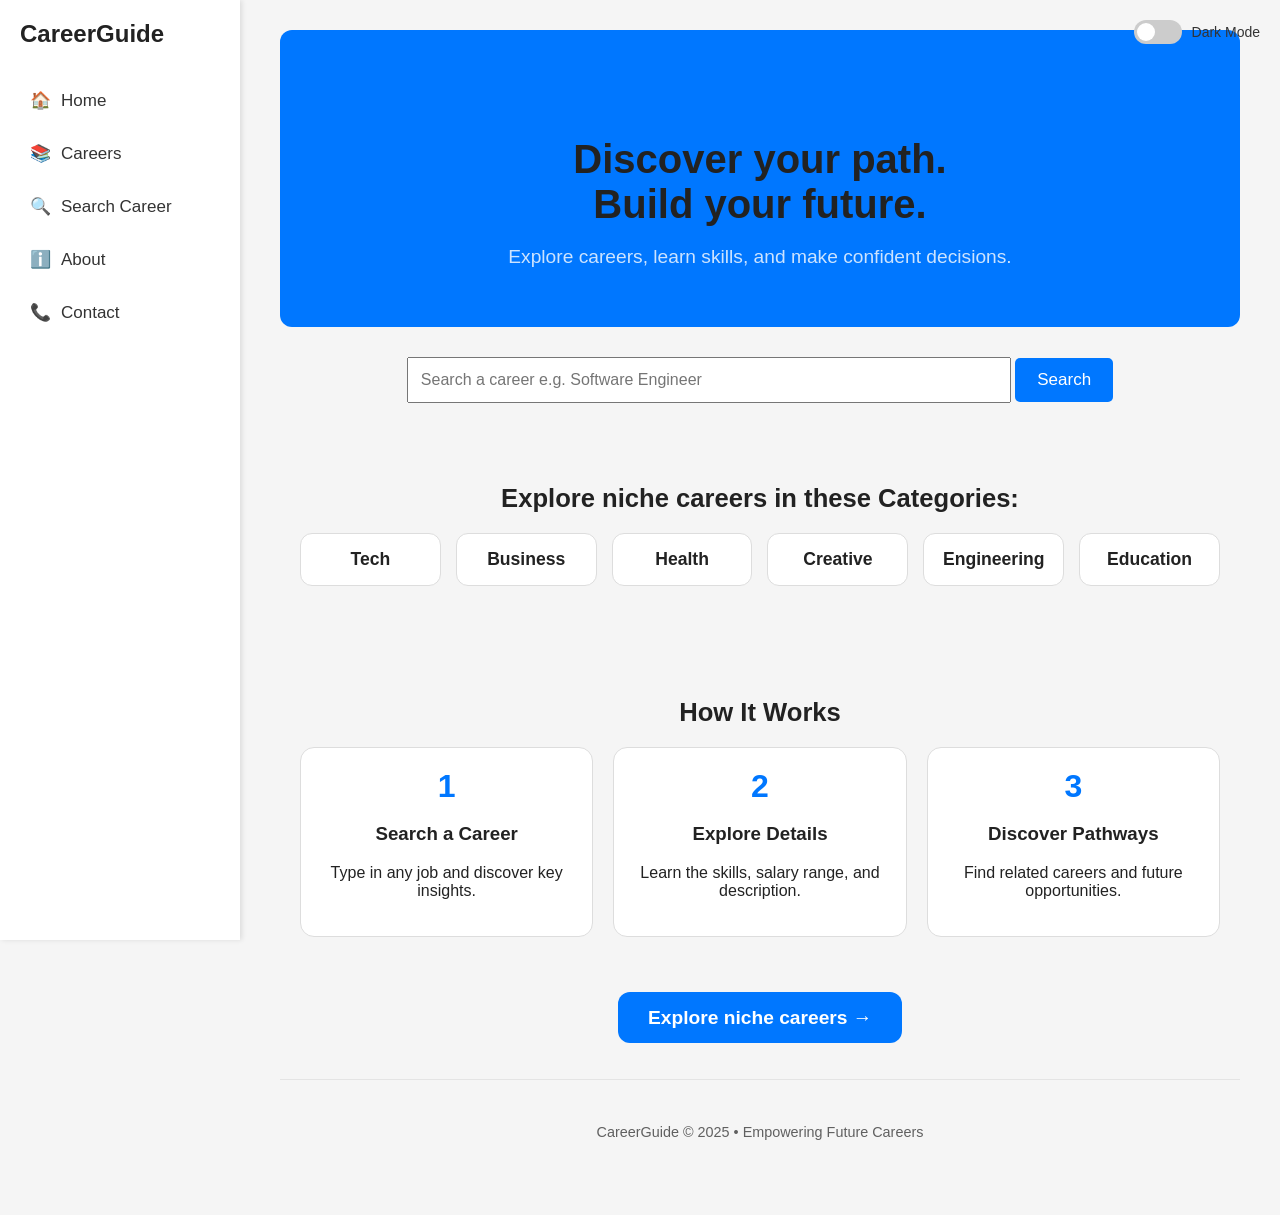
<file: index.html>
<!DOCTYPE html>
<html lang="en">
<head>
    <meta charset="UTF-8">
    <meta name="viewport" content="width=device-width, initial-scale=1.0">
    <title>Career Path Guide</title>
    <link rel="stylesheet" href="css/style.css">
</head>
<body>

    <!-- Top Right Dark Mode Button -->
    <div class="theme-toggle-container">
        <label class="switch">
            <input type="checkbox" id="themeSwitch">
            <span class="slider"></span>
        </label>
        <span class="theme-label">Dark Mode</span>
    </div>

    <!-- Sidebar -->
    <div id="sidebar">
        <h2 class="logo">CareerGuide</h2>

        <nav>
            <a href="index.html"><span>🏠</span> Home</a>
            <a href="careers.html"><span>📚</span> Careers</a>
            <a href="career.html"><span>🔍</span> Search Career</a>
            <a href="about.html"><span>ℹ️</span> About</a>
            <a href="contact.html"><span>📞</span> Contact</a>
        </nav>
    </div>

    <!-- Main Content -->
    <div id="content">

        <!-- HERO SECTION -->
        <header class="main-header hero">
            <h1>Discover your path.<br>Build your future.</h1>
            <p class="subtitle">Explore careers, learn skills, and make confident decisions.</p>
        </header>

        <!-- Main Search Bar -->
        <section id="search-section">
            <input id="searchInput" type="text" placeholder="Search a career e.g. Software Engineer">
            <button id="searchBtn">Search</button>
        </section>

        <!-- QUICK CATEGORIES -->
        <section class="quick-categories">
            <h2 class="section-title">Explore niche careers in these Categories:</h2>
            <div class="category-container">
                <a href="careers.html?category=tech" class="category-card">Tech</a>
                <a href="careers.html?category=business" class="category-card">Business</a>
                <a href="careers.html?category=health" class="category-card">Health</a>
                <a href="careers.html?category=creative" class="category-card">Creative</a>
                <a href="careers.html?category=engineering" class="category-card">Engineering</a>
                <a href="careers.html?category=education" class="category-card">Education</a>
            </div>
        </section>

        <!-- HOW IT WORKS -->
        <section class="how-it-works">
            <h2 class="section-title">How It Works</h2>
            <div class="steps">

                <div class="step-card">
                    <span class="step-number">1</span>
                    <h3>Search a Career</h3>
                    <p>Type in any job and discover key insights.</p>
                </div>

                <div class="step-card">
                    <span class="step-number">2</span>
                    <h3>Explore Details</h3>
                    <p>Learn the skills, salary range, and description.</p>
                </div>

                <div class="step-card">
                    <span class="step-number">3</span>
                    <h3>Discover Pathways</h3>
                    <p>Find related careers and future opportunities.</p>
                </div>
            </div>
        </section>

        <!-- CALL TO ACTION -->
        <section class="cta-section">
            <a href="careers.html" class="cta-btn">Explore niche careers →</a>
        </section>

        <!-- Results Section (for search) -->
        <section id="results-section"></section>

        <!-- FOOTER -->
        <footer class="footer">
            <p>CareerGuide © 2025 • Empowering Future Careers</p>
        </footer>

    </div>

    <!-- Scripts -->
    <script src="js/sidebar.js"></script>
    <script src="js/script.js"></script>

</body>
</html>
</file>
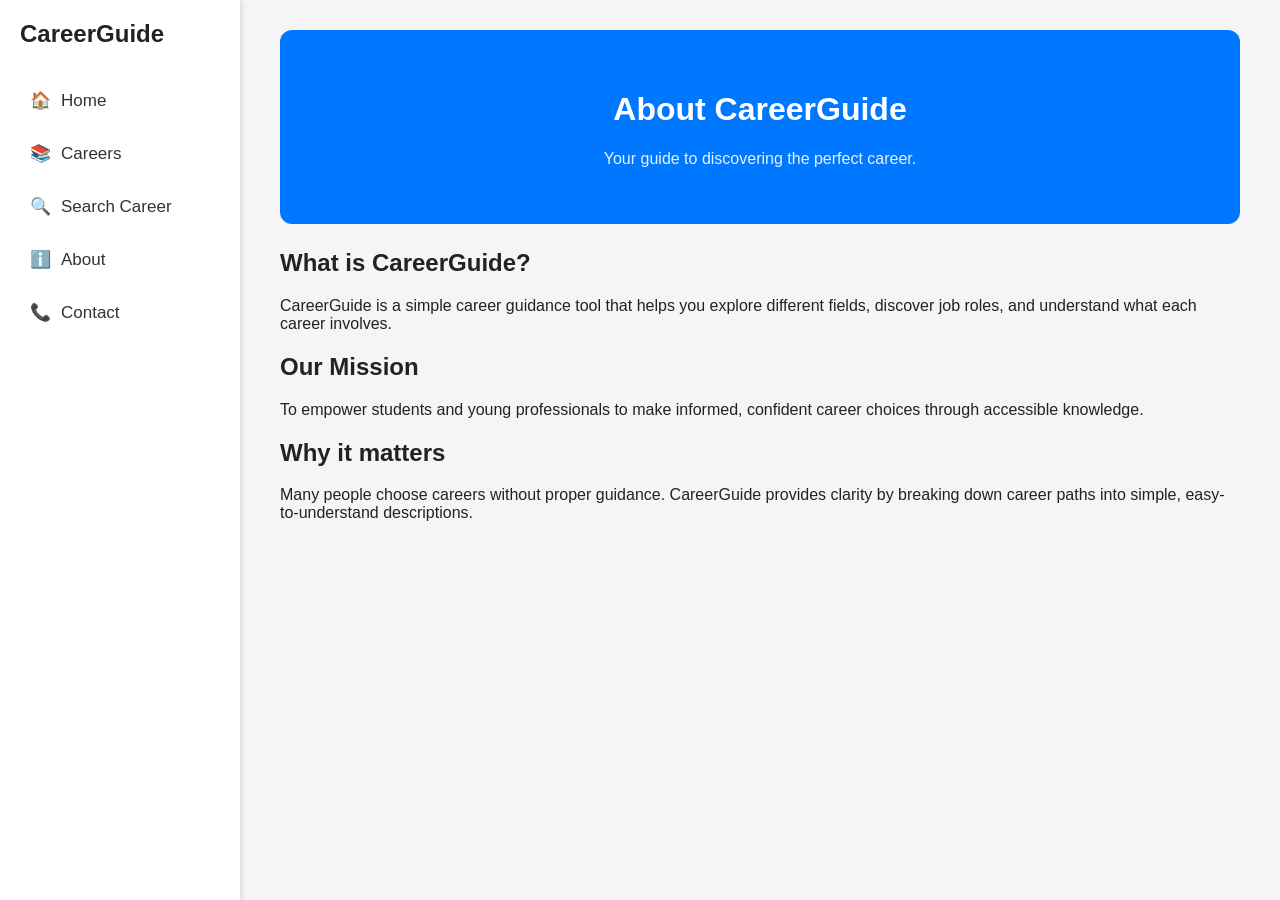
<file: about.html>
<!DOCTYPE html>
<html lang="en">
<head>
    <meta charset="UTF-8">
    <title>About</title>
    <link rel="stylesheet" href="css/style.css">
</head>

<body>

<div id="sidebar">
    <h2 class="logo">CareerGuide</h2>

    <nav>
        <a href="index.html"><span>🏠</span> Home</a>
        <a href="careers.html"><span>📚</span> Careers</a>
        <a href="career.html"><span>🔍</span> Search Career</a>
        <a href="about.html"><span>ℹ️</span> About</a>
        <a href="contact.html"><span>📞</span> Contact</a>
    </nav>
</div>

<div id="content">

    <header class="main-header">
        <h1>About CareerGuide</h1>
        <p class="subtitle">Your guide to discovering the perfect career.</p>
    </header>

    <section>
        <h2>What is CareerGuide?</h2>
        <p>
            CareerGuide is a simple career guidance tool that helps you explore
            different fields, discover job roles, and understand what each
            career involves.
        </p>

        <h2>Our Mission</h2>
        <p>
            To empower students and young professionals to make informed,
            confident career choices through accessible knowledge.
        </p>

        <h2>Why it matters</h2>
        <p>
            Many people choose careers without proper guidance. CareerGuide
            provides clarity by breaking down career paths into simple,
            easy-to-understand descriptions.
        </p>
    </section>

</div>

<script src="js/sidebar.js"></script>
</body>
</html>
</file>
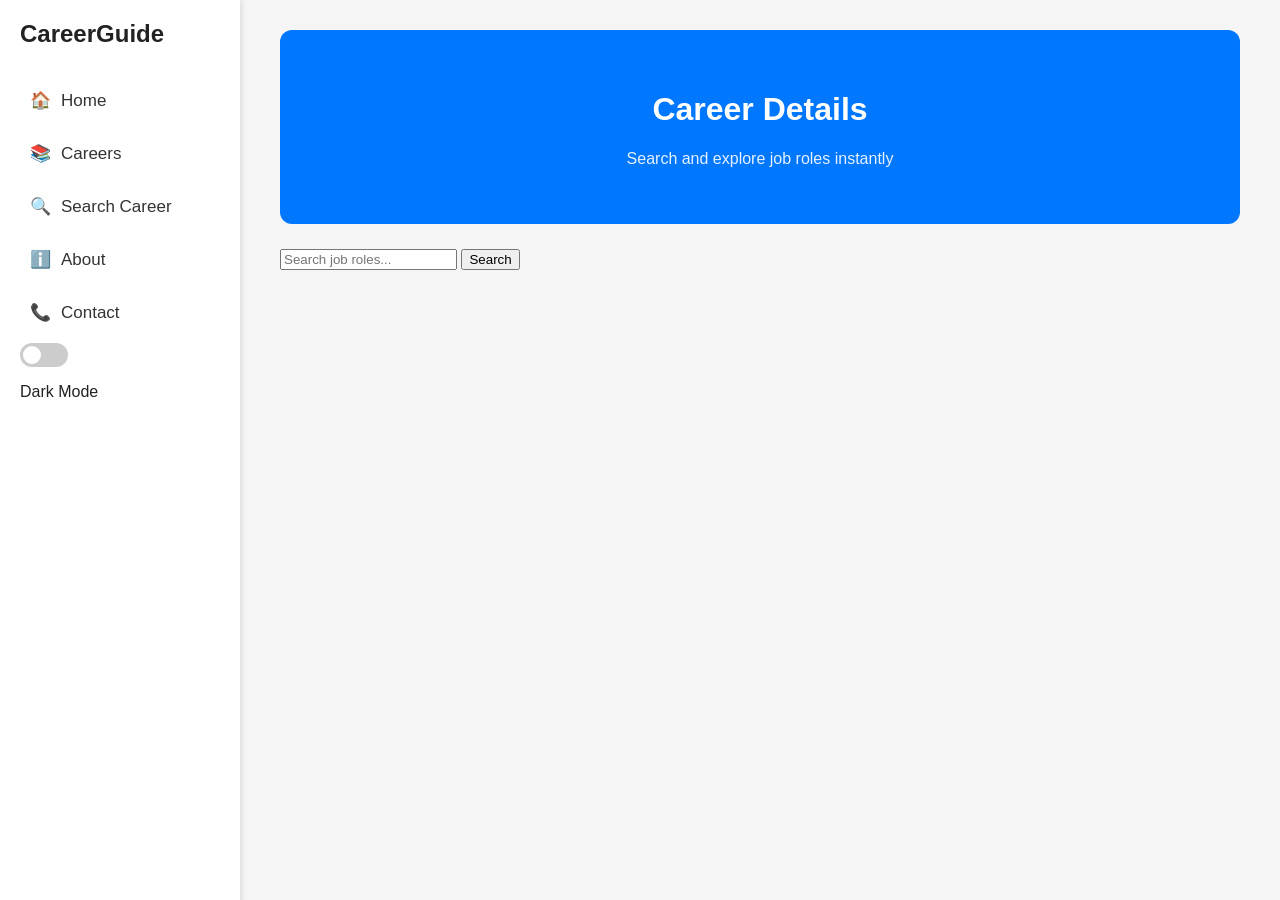
<file: career.html>
<!DOCTYPE html>
<html lang="en">
<head>
    <meta charset="UTF-8">
    <title>Career Details</title>
    <link rel="stylesheet" href="css/style.css">
</head>
<body>

<div id="sidebar">
    <h2 class="logo">CareerGuide</h2>

    <nav>
        <a href="index.html"><span>🏠</span> Home</a>
        <a href="careers.html"><span>📚</span> Careers</a>
        <a href="career.html"><span>🔍</span> Search Career</a>
        <a href="about.html"><span>ℹ️</span> About</a>
        <a href="contact.html"><span>📞</span> Contact</a>
    </nav>

    <div class="theme-toggle">
        <label class="switch">
            <input type="checkbox" id="themeSwitch">
            <span class="slider"></span>
        </label>
        <p>Dark Mode</p>
    </div>
</div>

<!-- Main Content Wrapper -->
<div id="content">

  <header class="main-header">
     <h1>Career Details</h1>
     <p class="subtitle">Search and explore job roles instantly</p>
  </header>

  <section id="api-section">
    <input id="careerSearch" placeholder="Search job roles..." />
    <button id="apiSearchBtn">Search</button>
  </section>

<section id="career-info"></section>
<section id="job-results"></section>

</div> 

<script src="js/details.js"></script>
<script src="js/sidebar.js"></script>

</body>
</html>
</file>
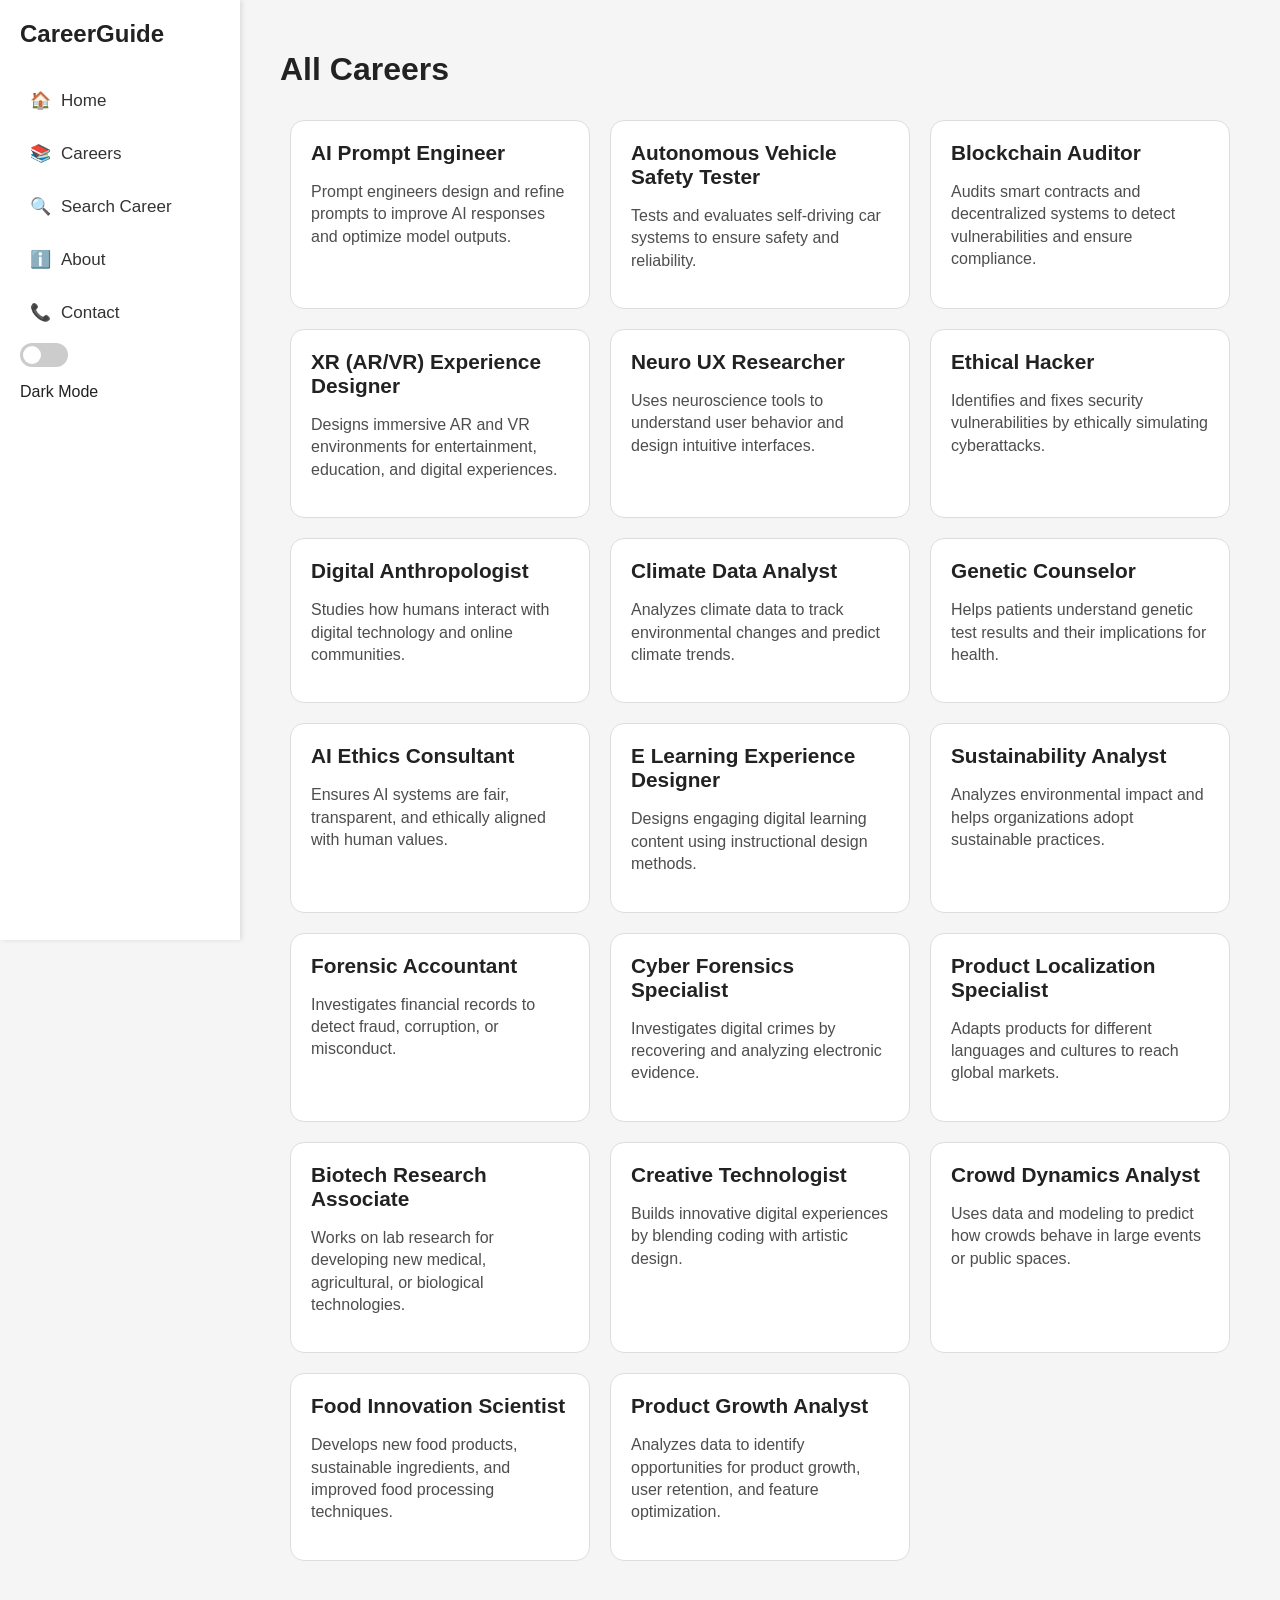
<file: careers.html>
<!DOCTYPE html>
<html lang="en">
<head>
    <meta charset="UTF-8">
    <title>Careers</title>
    <link rel="stylesheet" href="css/style.css">
</head>

<body>

<!-- SIDEBAR -->
<div id="sidebar">
    <h2 class="logo">CareerGuide</h2>

    <nav>
        <a href="index.html"><span>🏠</span> Home</a>
        <a href="careers.html"><span>📚</span> Careers</a>
        <a href="career.html"><span>🔍</span> Search Career</a>
        <a href="about.html"><span>ℹ️</span> About</a>
        <a href="contact.html"><span>📞</span> Contact</a>
    </nav>

    <div class="theme-toggle">
        <label class="switch">
            <input type="checkbox" id="themeSwitch">
            <span class="slider"></span>
        </label>
        <p>Dark Mode</p>
    </div>
</div>
<!-- END SIDEBAR -->


<!-- RIGHT SIDE CONTENT -->
<div id="content">

    <header>
        <h1>All Careers</h1>
    </header>

    <section id="careers-list"></section>

</div>
<!-- END CONTENT -->


<script src="js/careers.js"></script>
<script src="js/sidebar.js"></script>

</body>
</html>
</file>
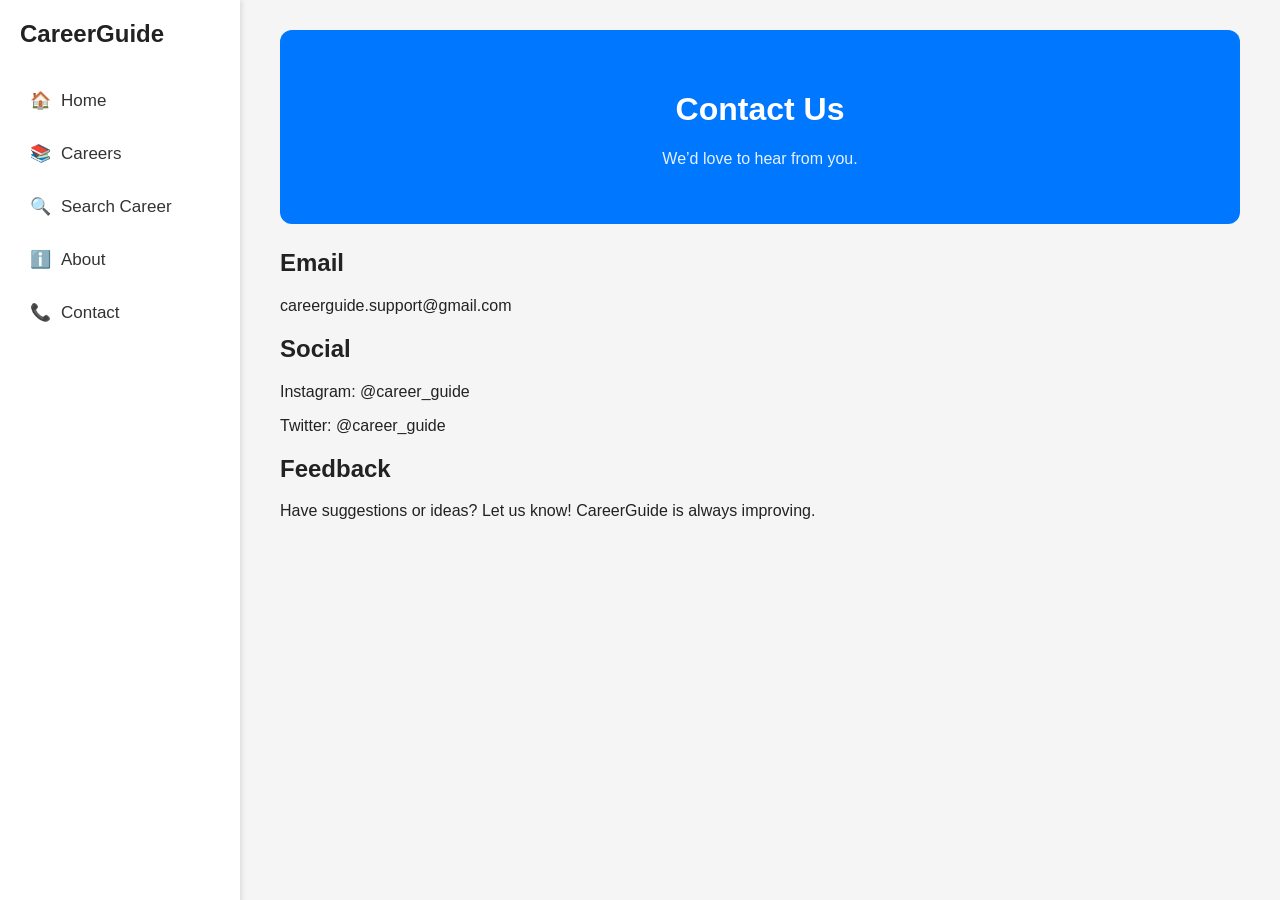
<file: contact.html>
<!DOCTYPE html>
<html lang="en">
<head>
    <meta charset="UTF-8">
    <title>Contact</title>
    <link rel="stylesheet" href="css/style.css">
</head>

<body>

<div id="sidebar">
    <h2 class="logo">CareerGuide</h2>

    <nav>
        <a href="index.html"><span>🏠</span> Home</a>
        <a href="careers.html"><span>📚</span> Careers</a>
        <a href="career.html"><span>🔍</span> Search Career</a>
        <a href="about.html"><span>ℹ️</span> About</a>
        <a href="contact.html"><span>📞</span> Contact</a>
    </nav>
</div>

<div id="content">

    <header class="main-header">
        <h1>Contact Us</h1>
        <p class="subtitle">We’d love to hear from you.</p>
    </header>

    <section>
        <h2>Email</h2>
        <p>careerguide.support@gmail.com</p>

        <h2>Social</h2>
        <p>Instagram: @career_guide</p>
        <p>Twitter: @career_guide</p>

        <h2>Feedback</h2>
        <p>
            Have suggestions or ideas? Let us know! CareerGuide is always improving.
        </p>
    </section>

</div>

<script src="js/sidebar.js"></script>
</body>
</html>
</file>
<file: css/style.css>
/*style*/
body {
    margin: 0;
    background: #f5f5f5;
    color: #222;
    font-family: Arial, sans-serif;
    transition: background 0.3s, color 0.3s;
}

/* Dark Mode */
body.dark {
    background: #121212;
    color: #e5e5e5;
}

/* SIDEBAR*/
#sidebar {
    width: 200px;
    background: #ffffff;
    height: 100vh;
    padding: 20px;
    position: fixed;
    left: 0;
    top: 0;
    box-shadow: 2px 0 5px rgba(0,0,0,0.1);
    display: flex;
    flex-direction: column;
}

#sidebar .logo {
    margin: 0 0 30px 0;
    font-size: 24px;
    font-weight: bold;
}

#sidebar nav a {
    display: flex;
    align-items: center;
    padding: 12px 10px;
    font-size: 17px;
    text-decoration: none;
    color: #333;
    border-radius: 6px;
    margin-bottom: 8px;
    transition: 0.2s;
}

#sidebar nav a span {
    margin-right: 10px;
}

#sidebar nav a:hover {
    background: #f0f0f0;
}

/* Dark mode - sidebar */
body.dark #sidebar {
    background: #1e1e1e;
    border-right: 1px solid #333;
}

body.dark #sidebar nav a {
    color: #ddd;
}

body.dark #sidebar nav a:hover {
    background: #333;
}

/* MAIN CONTENT */
#content {
    margin-left: 250px;
    padding: 30px;
    width: calc(100% - 260px);
    box-sizing: border-box;
}

/* HEADER (Blue in light mode, grey in dark mode) */
.main-header {
    background: var(--accent-color);
    color: white;
    text-align: center;
    padding: 40px 20px;
    border-radius: 12px;
    margin-bottom: 25px;
    width: 100%;
    box-sizing: border-box;
}

.main-header .subtitle {
    opacity: 0.9;
}

/* Dark mode header (grey) */
body.dark .main-header {
    background: #3a3a3a;
}

/* SEARCH SECTION */
#search-section {
    text-align: center;
    margin: 30px 0;
}

#searchInput {
    width: 60%;
    padding: 12px;
    font-size: 16px;
}

#searchBtn {
    padding: 12px 22px;
    font-size: 17px;
    cursor: pointer;
    background: var(--accent-color);
    color: white;
    border: none;
    border-radius: 5px;
}

/* Dark mode search */
body.dark #searchInput {
    background: #222;
    color: white;
    border: 1px solid #555;
}

body.dark #searchBtn {
    background: #555;
    border: 1px solid #666;
}

/*RESULTS SECTION */
#results-section {
    max-width: 700px;
    margin: 20px auto;
    padding: 0 20px;
}

.result-card {
    background: white;
    padding: 15px;
    border-radius: 6px;
    margin-bottom: 15px;
    box-shadow: 0 2px 5px rgba(0,0,0,0.1);
}

body.dark .result-card {
    background: #1c1c1c;
    border: 1px solid #444;
}

/* DARK MODE TOGGLE BUTTON (TOP-RIGHT) */
.theme-toggle-container {
    position: fixed;
    top: 20px;
    right: 20px;
    display: flex;
    align-items: center;
    gap: 10px;
    z-index: 1000;
}

.theme-label {
    font-size: 14px;
    color: #333;
}

body.dark .theme-label {
    color: white;
}

/* Toggle switch */
.switch {
    position: relative;
    display: inline-block;
    width: 48px;
    height: 24px;
}

.switch input {
    opacity: 0;
    width: 0;
    height: 0;
}

.slider {
    position: absolute;
    cursor: pointer;
    background-color: #ccc;
    border-radius: 34px;
    top: 0;
    left: 0;
    right: 0;
    bottom: 0;
    transition: 0.4s;
}

.slider:before {
    content: "";
    height: 18px;
    width: 18px;
    left: 3px;
    bottom: 3px;
    background: white;
    border-radius: 50%;
    position: absolute;
    transition: 0.4s;
}

input:checked + .slider {
    background-color: #4A4DE7;
}

/* Dark mode slider (grey) */
body.dark input:checked + .slider {
    background-color: #555;
}

input:checked + .slider:before {
    transform: translateX(24px);
}

/*Hero SECTION*/
.hero {
    text-align: center;
    padding: 80px 20px 40px;
}

.hero h1 {
    font-size: 2.5rem;
    font-weight: 800;
    margin-bottom: 10px;
    color: var(--text-color);
}

.hero .subtitle {
    font-size: 1.2rem;
    opacity: 0.8;
}

/* QUICK CATEGORIES*/
.quick-categories {
    margin-top: 40px;
    padding: 20px;
}

.section-title {
    font-size: 1.6rem;
    margin-bottom: 20px;
    font-weight: 700;
    color: var(--text-color);
    text-align: center;
}

.category-container {
    display: grid;
    grid-template-columns: repeat(auto-fill, minmax(140px, 1fr));
    gap: 15px;
}

.category-card {
    background: var(--card-bg);
    padding: 15px;
    border-radius: 12px;
    text-align: center;
    font-size: 1.1rem;
    font-weight: 600;
    text-decoration: none;
    color: var(--text-color);
    border: 1px solid var(--border-color);
    transition: 0.3s ease;
}

.category-card:hover {
    background: var(--hover-bg);
    transform: translateY(-3px);
}

/* HOW IT WORKS*/
.how-it-works {
    margin-top: 50px;
    padding: 20px;
}

.steps {
    display: grid;
    grid-template-columns: repeat(auto-fit, minmax(220px, 1fr));
    gap: 20px;
}

.step-card {
    background: var(--card-bg);
    padding: 20px;
    border-radius: 14px;
    border: 1px solid var(--border-color);
    text-align: center;
    transition: 0.3s ease;
}

.step-card:hover {
    background: var(--hover-bg);
    transform: translateY(-4px);
}

.step-number {
    font-size: 2rem;
    font-weight: 800;
    color: var(--accent-color);
    display: block;
    margin-bottom: 10px;
}

/*   CTA BUTTON*/
.cta-section {
    margin: 50px 0;
    text-align: center;
}

.cta-btn {
    background: var(--accent-color);
    color: #fff;
    padding: 15px 30px;
    font-size: 1.2rem;
    font-weight: 700;
    border-radius: 12px;
    text-decoration: none;
    transition: 0.3s ease;
}

.cta-btn:hover {
    opacity: 0.85;
    transform: translateY(-3px);
}

/* FOOTER*/
.footer {
    text-align: center;
    padding: 30px 10px;
    margin-top: 40px;
    opacity: 0.7;
    font-size: 0.9rem;
    border-top: 1px solid var(--border-color);
}

/*   LIGHT / DARK MODE VARIABLES*/
:root {
    --text-color: #222;
    --bg-color: #f5f5f5;
    --card-bg: #ffffff;
    --hover-bg: #f0f0f0;
    --border-color: #ddd;
    --accent-color: #0077ff;
}

body.dark {
    --text-color: #f2f2f2;
    --bg-color: #121212;
    --card-bg: #1e1e1e;
    --hover-bg: #2a2a2a;
    --border-color: #333;
    --accent-color: #5ba0ff;
}

/* ---------- GLOBAL PAGE STYLE ---------- */
.about-container, .contact-container {
    max-width: 900px;
    margin: 60px auto;
    padding: 40px;
    background: #ffffff;
    border-radius: 18px;
    box-shadow: 0px 8px 25px rgba(0, 0, 0, 0.08);
    font-family: "Poppins", sans-serif;
    transition: 0.3s ease;
}

/* HEADINGS  */
.about-container h1, 
.contact-container h1 {
    font-size: 2.3rem;
    font-weight: 700;
    color: #2a2a2a;
    margin-bottom: 15px;
}

.about-container h2,
.contact-container h2 {
    font-size: 1.4rem;
    margin-top: 25px;
    color: #444;
    font-weight: 600;
}

/* TEXT  */
.about-container p, 
.contact-container p, 
.contact-container label {
    color: #555;
    line-height: 1.7;
    font-size: 15px;
}

/* ICON SECTION (About Page)  */
.about-icons {
    display: flex;
    gap: 25px;
    margin-top: 25px;
}

.about-icons div {
    flex: 1;
    text-align: center;
    padding: 25px;
    background: #f8f9fc;
    border-radius: 15px;
    box-shadow: 0px 5px 15px rgba(0,0,0,0.05);
    transition: transform 0.2s ease;
}

.about-icons div:hover {
    transform: translateY(-5px);
}

.about-icons i {
    font-size: 35px;
    color: #4e73df;
    margin-bottom: 10px;
}

.about-icons p {
    margin-top: 7px;
    color: #333;
    font-weight: 600;
}

/* CONTACT FORM*/
.contact-container form {
    margin-top: 25px;
}

.contact-container label {
    font-weight: 600;
}

.contact-container input,
.contact-container textarea {
    width: 100%;
    padding: 12px;
    margin-top: 8px;
    margin-bottom: 18px;
    border-radius: 10px;
    border: 1.5px solid #ccc;
    background: #f8f9fc;
    font-size: 15px;
    outline: none;
    transition: 0.3s ease;
}

.contact-container input:focus,
.contact-container textarea:focus {
    border-color: #4e73df;
    box-shadow: 0px 0px 6px rgba(78,115,223,0.2);
}

.contact-container textarea {
    min-height: 140px;
}

/*  SEND BUTTON  */
.contact-container button {
    width: 100%;
    padding: 14px;
    background: #4e73df;
    border: none;
    color: #fff;
    font-size: 16px;
    border-radius: 12px;
    cursor: pointer;
    transition: 0.3s ease;
}

.contact-container button:hover {
    background: #3c5cc5;
}

/* DARK MODE SUPPORT */
body.dark .about-container,
body.dark .contact-container {
    background: #1f1f1f;
    color: #eaeaea;
    box-shadow: 0px 8px 20px rgba(255,255,255,0.05);
}

body.dark .about-icons div {
    background: #2b2b2b;
}

body.dark .contact-container input,
body.dark .contact-container textarea {
    background: #2b2b2b;
    border-color: #555;
    color: #fff;
}

/* Icons remain blue in dark mode */

/* Page header for category results */
.filtered-header {
    text-align: center;
    margin: 20px 0 30px;
}

.filtered-header h2 {
    font-size: 2rem;
    font-weight: 800;
    margin-bottom: 8px;
    color: var(--text-color);
}

.category-badge {
    display: inline-block;
    background: var(--accent-color);
    color: #fff;
    padding: 6px 16px;
    border-radius: 20px;
    font-size: 0.95rem;
    font-weight: 600;
    margin-bottom: 20px;
}

/* Careers grid */
#careers-list {
    display: grid;
    grid-template-columns: repeat(auto-fit, minmax(260px, 1fr));
    gap: 20px;
    padding: 10px;
}

/* Career card */
.career-card {
    background: var(--card-bg);
    padding: 20px;
    border-radius: 14px;
    border: 1px solid var(--border-color);
    transition: 0.3s ease;
    cursor: pointer;
}

.career-card:hover {
    background: var(--hover-bg);
    transform: translateY(-5px);
}

.career-card h3 {
    margin: 0 0 10px;
    font-size: 1.3rem;
    color: var(--text-color);
}

.career-card p {
    opacity: 0.8;
    line-height: 1.4;
}

/* No results */
.no-results {
    text-align: center;
    font-size: 1.2rem;
    opacity: 0.7;
    margin-top: 40px;
}

/* Dark mode fixes */
body.dark .career-card {
    background: var(--card-bg);
    border-color: var(--border-color);
}
.error-box {
    background: #ffebee;
    border-left: 4px solid #e53935;
    padding: 15px;
    margin-top: 20px;
    border-radius: 6px;
    color: #b71c1c;
    font-size: 16px;
}
#career-info {
    margin-top: 30px;
    padding: 20px;
}

#career-info h2 {
    font-size: 1.8rem;
    margin-bottom: 20px;
    color: var(--text-color);
}

.job-card {
    background: var(--card-bg);
    border: 1px solid var(--border-color);
    border-radius: 12px;
    padding: 20px;
    margin-bottom: 20px;
    transition: 0.3s ease;
    box-shadow: 0 2px 8px rgba(0,0,0,0.05);
}

.job-card:hover {
    transform: translateY(-3px);
    box-shadow: 0 4px 15px rgba(0,0,0,0.1);
}

.job-card h3 {
    margin: 0 0 10px 0;
    font-size: 1.4rem;
    color: var(--accent-color);
}

.job-card p {
    margin: 8px 0;
    line-height: 1.6;
    color: var(--text-color);
}

.job-card strong {
    color: var(--accent-color);
}

.apply-btn {
    display: inline-block;
    margin-top: 15px;
    padding: 10px 20px;
    background: var(--accent-color);
    color: white;
    text-decoration: none;
    border-radius: 8px;
    font-weight: 600;
    transition: 0.3s ease;
}

.apply-btn:hover {
    opacity: 0.85;
    transform: translateY(-2px);
}

/* Dark mode adjustments */
body.dark .job-card {
    background: var(--card-bg);
    border-color: var(--border-color);
}

body.dark .apply-btn {
    background: #5ba0ff;
}
</file>
